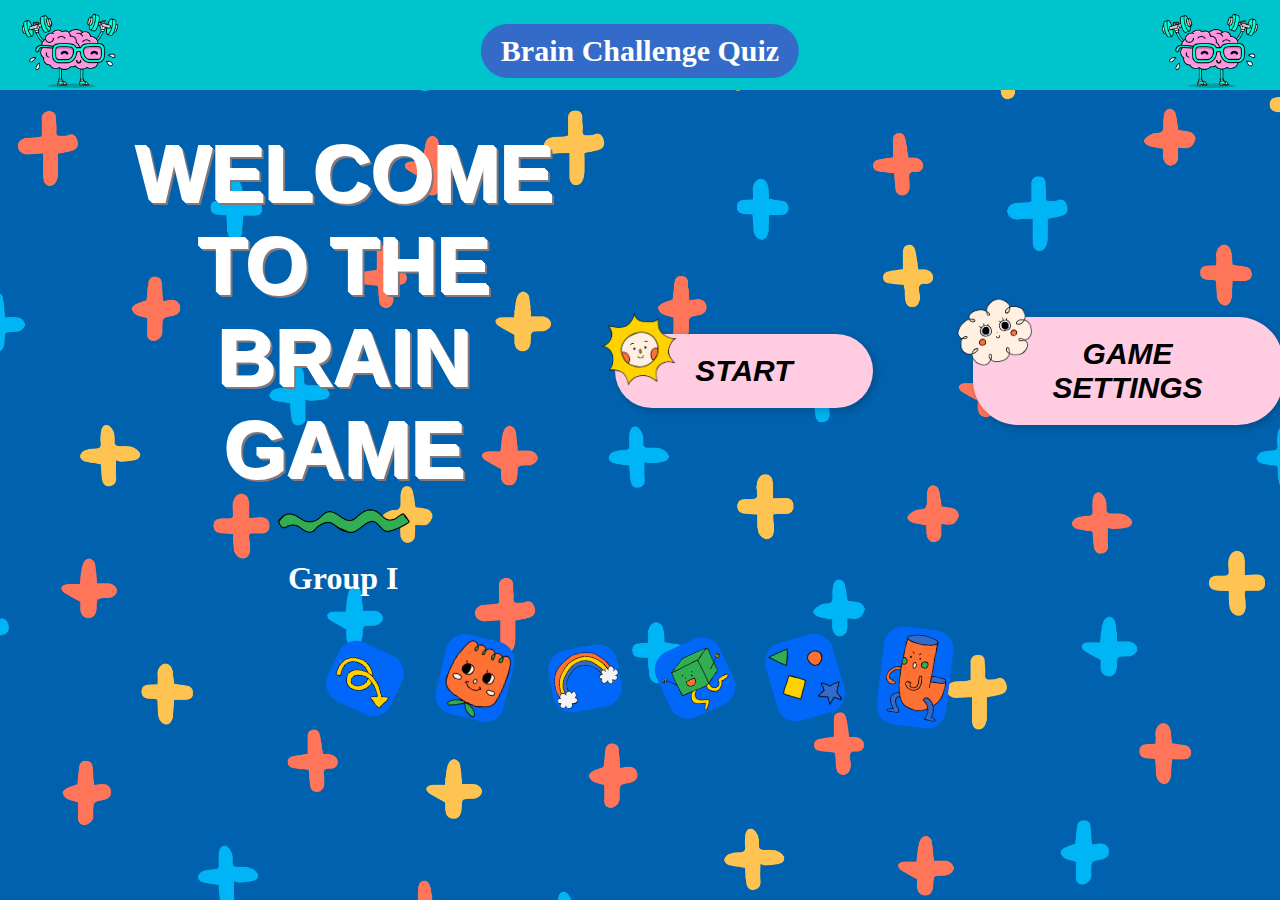
<file: index.html>
<!--
    Author: Maira Bermeo
-->

<!DOCTYPE html>
<html lang="en">
<head>
    <meta charset="UTF-8">
    <meta http-equiv="X-UA-Compatible" content="IE=edge">
    <meta name="viewport" content="width=device-width, initial-scale=1.0">
    <title>Brain Quiz</title>
    <link rel="stylesheet" href="homepage.css">
</head>
<body>
 
<!--NAVBAR-->
<nav>
    <div class="left">
        <img src="images/logo.webp">
    </div>
    <div class="middle">
        <h2>Brain Challenge Quiz</h2>
    </div>
    <div class="right">
        <img src="images/logo.webp">
    </div>
</nav>

<div class="main">
<!--WELCOME-->
<div class = "welcome">
    <div class = "welcome-top">
        <h1>WELCOME <br>TO THE <br>BRAIN <br>GAME</h1>
    </div>
    <div class = "welcome-middle">
        <img src="images/swiggle.webp">
    </div>
    <div class = "welcome-bottom">
        <h1>Group I</h1>
    </div>
</div>

<!--BUTTONS-->
<div class="widgets">
    <div class="start">
        <div class="startlogo">
            <img src="images/button1.webp">
        </div>
        <div class="startbutton">
            <button class="start" onclick="window.location.href='start.html'">START</button>
        </div>
    </div>
    <div class="settings">
        <div class="settingslogo">
            <img src="images/button2.webp">
        </div>
        <div class="settingsbutton">
            <button class="settings" onclick="window.location.href='settings.html'">GAME SETTINGS</button>
        </div>
    </div>
</div>
</div>

<!--BOTTOM-->
<div class="characters">
    <img src="images/image1.webp" alt="Image 1">
    <img src="images/image2.webp" alt="Image 2">
    <img src="images/image3.webp" alt="Image 3">
    <img src="images/image4.webp" alt="Image 4">
    <img src="images/image5.webp" alt="Image 5">
    <img src="images/image6.webp" alt="Image 6">
</div>

<script src="tilt.js"></script>

</body>
</html>
</file>
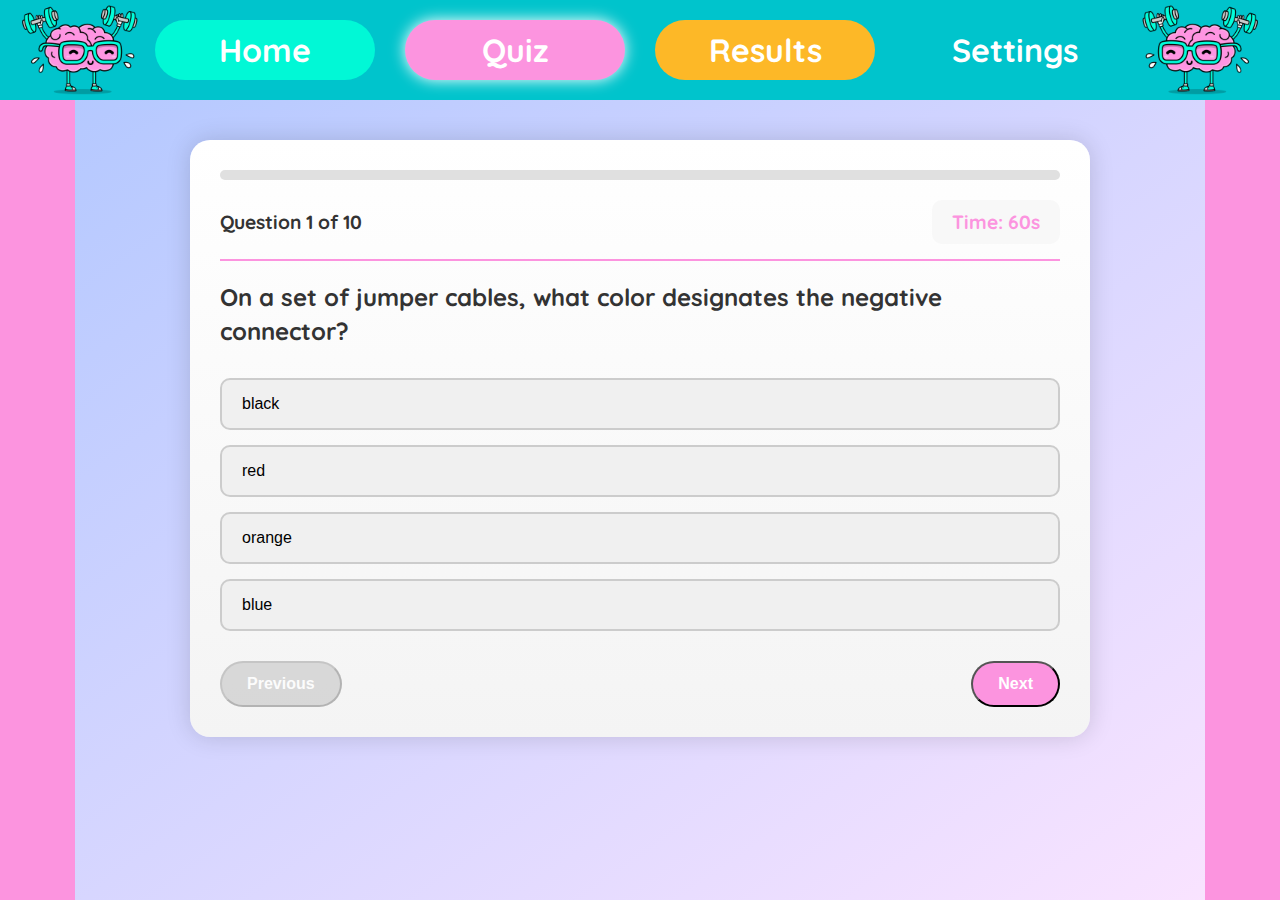
<file: quiz.html>
<!DOCTYPE html>
<html lang="en">
<head>
  <meta charset="UTF-8" />
  <meta name="viewport" content="width=device-width, initial-scale=1.0"/>
  <title>Quiz</title>
  <link rel="stylesheet" href="quiz.css">
  <link href="https://fonts.googleapis.com/css2?family=Quicksand:wght@400;600&display=swap" rel="stylesheet">
</head>
<body>
  <nav>
    <img src="images/logo.webp" alt="Logo" class="nav-logo">
    <ul>
      <li><a href="index.html">Home</a></li>
      <li><a href="quiz.html" class="active">Quiz</a></li>
      <li><a href="results.html">Results</a></li>
      <li><a href = "settings.html"> Settings </a></li>
    </ul>
    <img src="images/logo.webp" alt="Logo" class="flipped">
  </nav>

  <div class="quiz-container">
    <div class="progress-bar">
      <div class="progress" id="progress"></div>
    </div>

    <div class="question-header">
      <div class="question-number">Question <span id="current-question">1</span> of <span id="total-questions">10</span></div>
      <div class="timer" id="timer">Time: 60s</div>
    </div>

    <div class="question-box">
      <h2 id="question-text">Loading question...</h2>
      <div class="options-container" id="options-container">
        <!-- Options go here -->
      </div>
    </div>

    <div class="navigation-buttons">
      <button id="prev-btn" class="nav-btn">Previous</button>
      <button id="next-btn" class="nav-btn">Next</button>
      <button id="submit-btn" class="nav-btn">Submit Quiz</button>
    </div>
  </div>

  <script src="quiz.js"></script>
  <script src="test.js"></script>
</body>
</html>
</file>
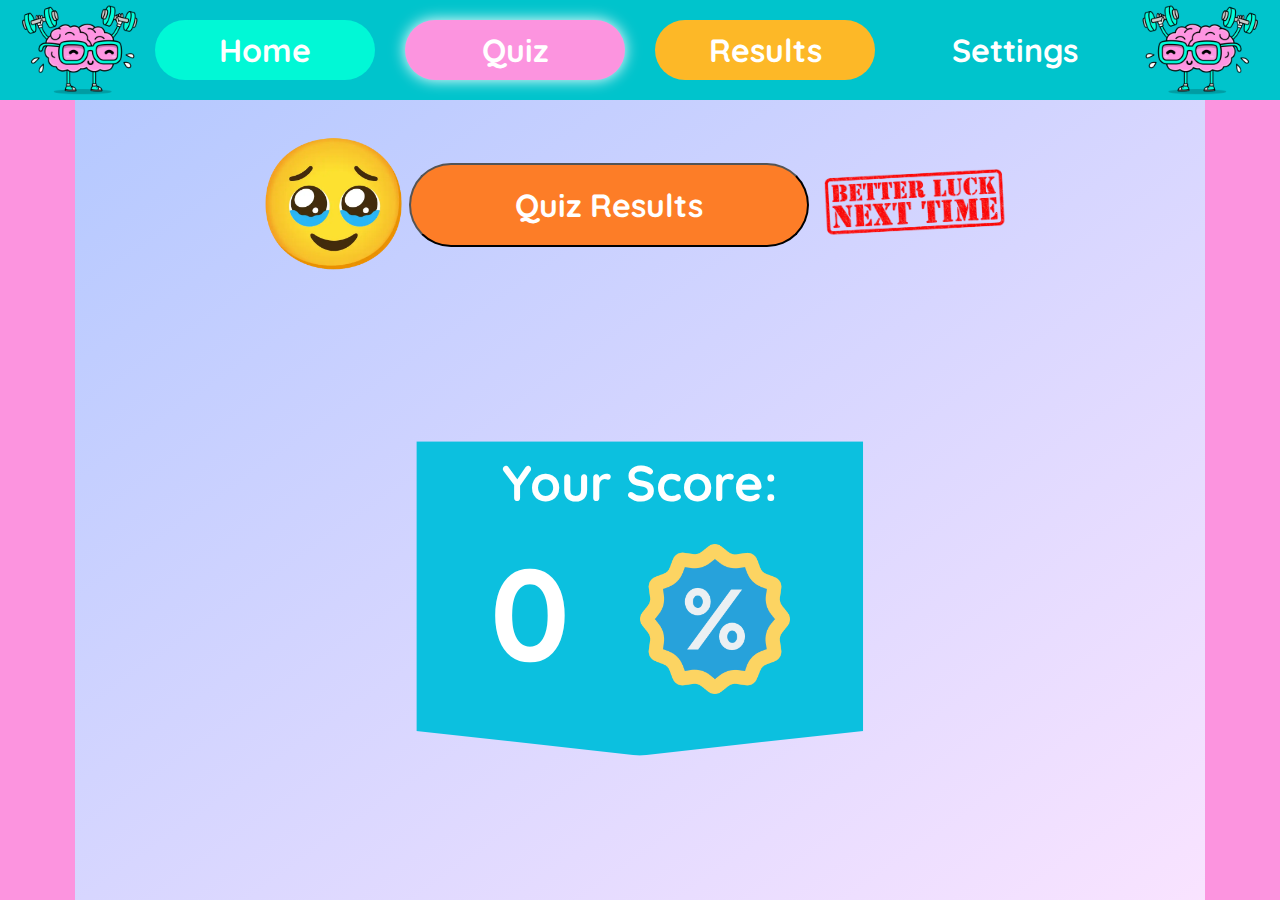
<file: results.html>
<!DOCTYPE html>
<html lang="en">
<head>
  <meta charset="UTF-8">
  <meta name="viewport" content="width=device-width, initial-scale=1.0">
  <link rel="stylesheet" href="results.css">
  <link href="https://fonts.googleapis.com/css2?family=Quicksand:wght@400;600&display=swap" rel="stylesheet">
  <title>Results</title>
</head>
<body>
  <nav>
    <img src="images/logo.webp" alt="Logo" class="nav-logo">
    <ul>
      <li><a href="index.html">Home</a></li>
      <li><a href="quiz.html" class="active">Quiz</a></li>
      <li><a href="results.html">Results</a></li>
      <li><a href="settings.html">Settings</a></li>
    </ul>
    <img src="images/logo.webp" alt="Logo" class="flipped">
  </nav>  

  <div class="quiz-results-container">
    <img id="result-emoji" src="" alt="Result Emoji" class="nav-logo">
    <button class="quiz-results-button">Quiz Results</button>
    <img id="result-message" src="" alt="Result Message" class="nav-logo">
  </div>

  <div class="container">
    <div class="banner-container">
      <img src="images/banner.svg" alt="Banner Shape" class="banner">
      <div class="score-text" style="top: 25% !important; margin-top: 10px !important;">Your Score:</div>
      <div id="score-percentage" class="score-value">0</div>
      <img src="images/perc.webp" alt="Percentage" class="perc-image">
    </div>
  </div>
  
  <script src="results.js"></script>
</body>
</html>
</file>
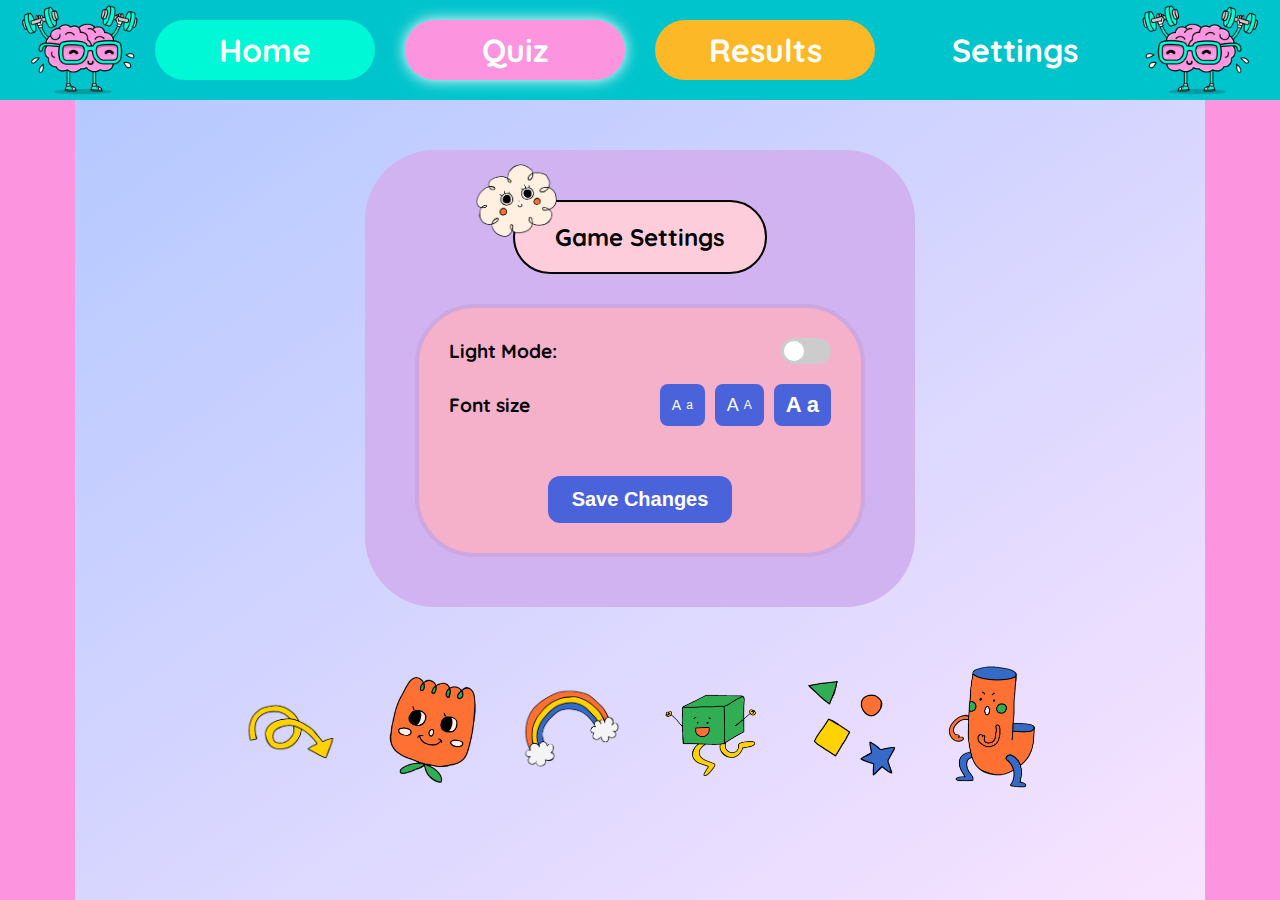
<file: settings.html>
<!DOCTYPE html>
<html lang="en">
<head>
  <meta charset="UTF-8">
  <meta http-equiv="X-UA-Compatible" content="IE=edge">
  <meta name="viewport" content="width=device-width, initial-scale=1.0">
  <title>Settings</title>
  <link rel="stylesheet" href="settings.css">
  <link href="https://fonts.googleapis.com/css2?family=Quicksand:wght@400;600&display=swap" rel="stylesheet">
</head>
<body>
    <!-- Nav Bar-->
  <nav>
    <img src="images/logo.webp" alt="Logo" class="nav-logo">
    <ul>
      <li><a href="index.html">Home</a></li>
      <li><a href="quiz.html" class="active">Quiz</a></li>
      <li><a href="results.html">Results</a></li>
      <li><a href = "settings.html"> Settings </a></li>
    </ul>
    <img src="images/logo.webp" alt="Logo" class="flipped">
  </nav>

  <!-- Container -->
  <div class="full-container">
    <div class="title-container">
      <img src="images/button2.webp" class="title-image" />
      <div class="title-text">Game Settings</div>
    </div>
  
    <div class="setting-container">
      <div class="setting">
        <span id="mode-label">Light Mode:</span>
        <label class="switch">
          <input type="checkbox" id="dark-mode-toggle" />
          <span class="slider"></span>
        </label>
      </div>
      
      <div class="setting font-size-setting">
        <span>Font size</span>
        <div class="font-options">
          <button class="font-btn small">A <small>a</small></button>
          <button class="font-btn medium">A <small>A</small></button>
          <button class="font-btn large"><strong>A</strong> <strong>a</strong></button>
        </div>
      </div>
      
      <div class="save-button">
        <button id="save-settings-btn">Save Changes</button>
      </div>      
    </div>
  </div>  

    <!--BOTTOM-->
<div class="characters">
    <img src="images/image1.webp" alt="Image 1">
    <img src="images/image2.webp" alt="Image 2">
    <img src="images/image3.webp" alt="Image 3">
    <img src="images/image4.webp" alt="Image 4">
    <img src="images/image5.webp" alt="Image 5">
    <img src="images/image6.webp" alt="Image 6">
</div>
  <script src="settings.js"></script>
</body>
</html>
</file>
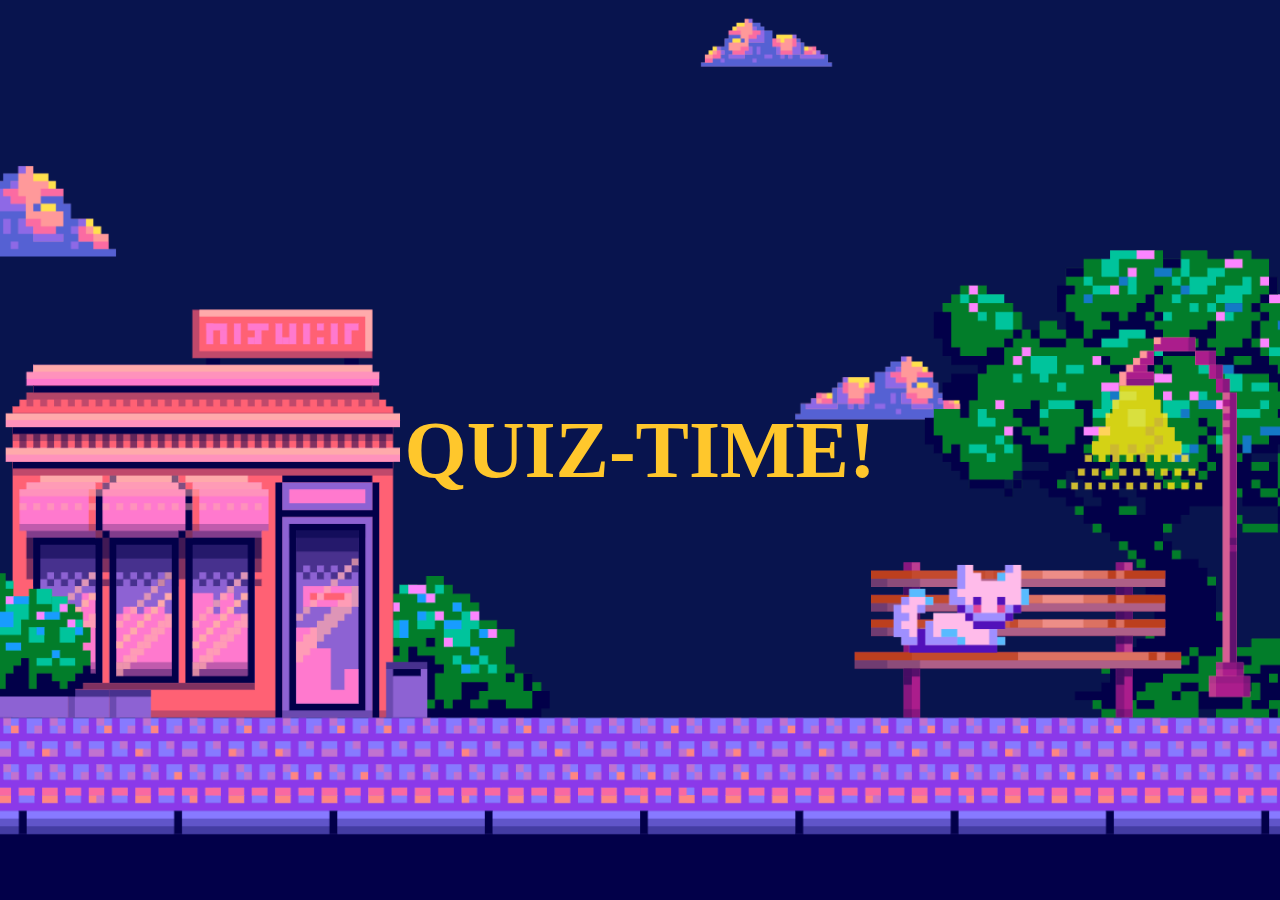
<file: start.html>
<!--
Author: Maira Bermeo
-->

<!DOCTYPE html>
<html lang="en">
<head>
    <meta charset="UTF-8">
    <meta http-equiv="X-UA-Compatible" content="IE=edge">
    <meta name="viewport" content="width=device-width, initial-scale=1.0">
    <title>Brain Quiz</title>
    <link rel="stylesheet" href="start.css">
</head>
<body>
 
<div class="title">
    <h1>QUIZ-TIME!</h1>
</div>

<script src="loading.js"></script>
<script src="wave.js"></script>
</body>
</html>
</file>
<file: homepage.css>
/* 
Author: Maira Bermeo 
*/

/* NAVBAR */
nav {
    background-color: #00c4cc;
    display: flex;
    justify-content: center;
    align-items: center;
    padding: 0 60px; 
    height: 90px;
    position: fixed; 
    top: 0;
    left: 0;
    width: 100%;
    z-index: 1000; 
}

.middle {
    text-align: center;
    position: fixed;
    top: -1px;
    left: 50%;
    transform: translateX(-50%);
}

.middle h2 {
    background: #346bc8;
    color: white;
    padding: 10px 20px;
    border-radius: 30px;
    display: inline-block;
    font-size: 30px;
}

.left img, .right img {
    height: 100px;
    position: fixed;
}

.left {
    position: fixed;
    top: 1px;
    left: 20px;
}

.right {
    position: fixed;
    top: 1px;
    right: 120px;
}

body {
    background: url('images/home.webp') no-repeat center center fixed;
    color: white;
    background-size: cover;
}

.main{
    display: flex;
    flex-direction: row;
    padding-top: 65px;
}

/* WELCOME SECTION */
.welcome{
    display: flex;
    flex-direction: column;
    align-items: center;
    justify-content: center;
    text-align: center;
    padding-left: 10%;
    padding-bottom: 10px;
}

.welcome-top h1{
    font-size: 60px;
    font-family: Arial, sans-serif;
    font-size: 80px;
    font-weight: bold;
    text-shadow: 1px 1px 0px #ffffff, 
                 2px 2px 0px #ffffff, 
                 3px 3px 0px #ffffff,
                 4px 4px 0px #857878,
                 5px 5px 0px #857878;
    margin-bottom: 10px;
}

.welcome-middle img{
    width: 150px;
    display: block;
    padding-top: -20px;
}

/* BUTTONS SECTION */
.widgets {
    display: flex;
    justify-content: center;
    align-items: center;
    flex-direction: row;
    gap: 100px;
    margin-top: 50px;
    position: relative;
    padding-left: 5%;
    padding-bottom: 10px;
}

.start, .settings {
    position: relative;
    display: flex;
    align-items: center;
    justify-content: center;
}

.startlogo img, .settingslogo img {
    width: 120px; 
    position: absolute;
    top: -25px; 
    left: -35px; 
    z-index: 2; 
}

.startbutton button, .settingsbutton button {
    background: #FFCCE1; 
    border: none;
    padding: 20px 80px;
    font-size: 30px;
    font-weight: bold;
    border-radius: 45px;
    cursor: pointer;
    transition: 0.3s;
    box-shadow: 3px 3px 10px rgba(0, 0, 0, 0.2);
    font-style: italic;
    position: relative;
    z-index: 1; 
}

.startbutton button:hover, .settingsbutton button:hover {
    background: #FF99C8; 
    transform: scale(1.1); 
    box-shadow: 5px 5px 15px #0000004d; 
}

/* BOTTOM CHARACTERS */
.characters {
    display: flex;
    justify-content: center;
    align-items: center;
    flex-direction: row;
    gap: 40px;
}

.characters img {
    width: 70px;
    transition: transform 0.3s ease-in-out;
    background-color: #0067f8;
    border-radius: 20px;
}
</file>
<file: results.css>
* {
  margin: 0;
  padding: 0;
  box-sizing: border-box;
}

body {
  font-family: 'Quicksand', sans-serif;
  border-left: 75px solid #fc94df;
  border-right: 75px solid #fc94df;
  min-height: 100vh;
  background: linear-gradient(to bottom right, #aec6ff, #fbe4ff);
}

nav {
  height: 100px;
  background-color: #00c4cc;
  display: flex;
  align-items: center;
  justify-content: space-between;
  padding: 0 20px;
  margin: 0 -75px;
  width: calc(100% + 150px);
}

nav img {
  height: 120px;
  object-fit: contain; /* Ensures logo stays within the bounds */
  align-self: center; /* Vertically aligns the logo */
}

.flipped {
  transform: scaleX(-1);
}

ul {
  list-style: none;
  display: flex;
  gap: 30px; /* Reduced gap for better alignment */
  margin: 0; /* Ensure no unwanted space around the links */
  align-items: center; /* Vertically centers the items */
}

li {
  display: inline;
}

nav a {
  text-decoration: none;
  color: white;
  font-size: 2em;
  font-weight: bold;
  padding: 10px 20px;
  border-radius: 30px;
  text-align: center;
  width: 220px;
  transition: all 0.3s ease-in-out;
  display: inline-block;
}

nav ul li:nth-child(1) a {
  background-color: #01f8d6;
}

nav ul li:nth-child(2) a {
  background-color: #fc94df;
}

nav ul li:nth-child(3) a {
  background-color: #fdb827;
}

nav a.active {
  box-shadow: 0 0 15px white;
}

nav a:hover {
  background-color: #0056b3;
  transform: scale(1.05);
}

.quiz-results-container {
  display: flex;
  justify-content: center;
  align-items: center;
  margin-top: 30px;
}

.quiz-results-button {
  font-family: 'Quicksand', sans-serif;
  background-color: #fd7d27;
  color: white;
  padding: 20px 25px;
  font-size: 2em;
  border-radius: 50px;
  cursor: pointer;
  transition: background-color 0.3s ease;
  font-weight: bold;
  width: 400px;
}  

.quiz-results-button:hover {
  background-color: #fd7d27;
}

.container {
  margin-top: 20px;
  display: flex;
  justify-content: center;
}

.banner-container {
  position: relative;
  max-width: 1000px;
  width: 100%;
  margin: 0 auto;
}

.banner {
  width: 100%;
  height: auto;
  display: block;
}

.score-text {
  position: absolute;
  top: 20%;
  left: 50%;
  transform: translateX(-50%);
  font-size: 50px;
  font-weight: bold;
  color: white;
  text-align: center;
}

.perc-image {
  position: absolute;
  bottom: 25%;
  right: 30%;
  height: 150px;
  width: auto;
}

/* Responsive tweaks */
@media (max-width: 768px) {
  body {
    border-left: 20px solid #fdb827;
    border-right: 20px solid #fdb827;
  }

  nav {
    flex-direction: column;
    height: auto;
    padding: 10px 0;
  }

  ul {
    gap: 20px;
    flex-direction: column;
    align-items: center;
    margin-top: 10px;
  }

  .quiz-results-button {
    width: 90%;
    font-size: 24px;
  }

  .score-text {
    font-size: 30px;
  }

  .perc-image {
    height: 100px;
    right: 20%;
  }
}
body.dark-mode {
  background: #1c1c2a;
  color: white;
  border-left: 75px solid #1c1c2a;
  border-right: 75px solid #1c1c2a;
}

body.dark-mode nav {
  background-color: #2e2e3e;
}

body.dark-mode nav a {
  background-color: #4a4a6a;
}

body.dark-mode nav a:hover {
  background-color: #5f5f8f;
}
</file>
<file: settings.css>
* {
    margin: 0;
    padding: 0;
    box-sizing: border-box;
}

body {
    font-family: 'Quicksand', sans-serif;
    border-left: 75px solid #fc94df;
    border-right: 75px solid #fc94df;
    min-height: 100vh;
    background: linear-gradient(to bottom right, #aec6ff, #fbe4ff);
}

nav {
    height: 100px;
    background-color: #00c4cc;
    display: flex;
    align-items: center;
    justify-content: space-between;
    padding: 0 20px;
    margin: 0 -75px;
    width: calc(100% + 150px);
}

nav img {
    height: 120px;
    object-fit: contain;
    align-self: center;
}

.flipped {
    transform: scaleX(-1);
}

ul {
    list-style: none;
    display: flex;
    gap: 30px;
    margin: 0;
    align-items: center;
}

li {
    display: inline;
}

nav a {
    text-decoration: none;
    color: white;
    font-size: 2em; 
    font-weight: bold;
    padding: 10px 20px;
    border-radius: 30px;
    text-align: center;
    width: 220px;
    transition: all 0.3s ease-in-out;
    display: inline-block;
}

nav ul li:nth-child(1) a {
    background-color: #01f8d6;
}

nav ul li:nth-child(2) a {
    background-color: #fc94df;
}

nav ul li:nth-child(3) a {
    background-color: #fdb827;
}

nav a.active {
    box-shadow: 0 0 15px white;
}

nav a:hover {
    background-color: #0056b3;
    transform: scale(1.05);
}

.full-container {
    background-color: #d0b3f0;
    padding: 50px;
    border-radius: 70px;
    text-align: center;
    width: 550px;
    position: relative;
    margin: 50px auto;
}

.title-container {
    background-color: #fecddc;
    border-radius: 50px;
    padding: 20px 40px;
    display: inline-block;
    position: relative;
    font-weight: bold;
    font-size: 24px;
    margin-bottom: 30px;
    border: 2px solid black;
}

.title-image {
    position: absolute;
    top: -45px;
    left: -60px;
    width: 130px;
    height: auto;
}

.setting-container {
    background-color: #f5b1ca;
    padding: 30px;
    border-radius: 60px;
    border: 4px solid #cda7df;
    display: flex;
    flex-direction: column;
    gap: 20px;
}

.setting {
    display: flex;
    justify-content: space-between;
    align-items: center;
    font-weight: bold;
    font-size: 1.2em;  /* em will grow/shrink with body font-size */
}

.switch {
    position: relative;
    display: inline-block;
    width: 50px;
    height: 26px;
}

.switch input {
    opacity: 0;
    width: 0;
    height: 0;
}

.slider {
    position: absolute;
    cursor: pointer;
    top: 0;
    left: 0;
    right: 0;
    bottom: 0;
    background-color: #ccc;
    border-radius: 26px;
    transition: 0.4s;
}

.slider::before {
    position: absolute;
    content: "";
    height: 20px;
    width: 20px;
    left: 3px;
    bottom: 3px;
    background-color: white;
    border-radius: 50%;
    transition: 0.4s;
}

.switch input:checked + .slider {
    background-color: #4a63db;
}

.switch input:checked + .slider::before {
    transform: translateX(24px);
}

.font-size-setting {
    display: flex;
    flex-direction: row;
    justify-content: space-between;
    align-items: center;
    gap: 20px;
}

.font-options {
    display: flex;
    gap: 10px;
}

.font-btn {
    background-color: #4a63db;
    color: white;
    border: none;
    border-radius: 8px;
    padding: 8px 12px;
    cursor: pointer;
    font-size: 16px;
    display: flex;
    align-items: center;
    gap: 5px;
    transition: transform 0.2s ease;
}

.font-btn:hover {
    transform: scale(1.05);
}

.font-btn small {
    font-size: 12px;
}

.font-btn.large {
    font-size: 22px;
}

.font-btn.medium {
    font-size: 18px;
}

.font-btn.small {
    font-size: 14px;
}

.save-button {
    margin-top: 30px;
    display: flex;
    justify-content: center;
}

.save-button button {
    background-color: #4a63db;
    color: white;
    border: none;
    padding: 12px 24px;
    font-size: 20px;
    border-radius: 12px;
    cursor: pointer;
    font-weight: bold;
    transition: background-color 0.3s ease;
}

.save-button button:hover {
    background-color: #324ad6;
}

/* Full-page dark mode styles */

body.dark-mode {
    background: #1c1c2a; /* Dark background */
    color: white;        /* White text */
    border-left: 75px solid #1c1c2a; /* Match the side borders with the dark background */
    border-right: 75px solid #1c1c2a;
  }
  
  body.dark-mode .full-container {
    background-color: #3b3b5f;
  }
  
  body.dark-mode .setting-container {
    background-color: #4d4d71;
    border-color: #7777a1;
  }
  
  body.dark-mode .title-container {
    background-color: #5c4b75;
    color: white;
    border-color: #ffffff88;
  }
  
  body.dark-mode .save-button button,
  body.dark-mode .font-btn {
    background-color: #6c5ce7;
  }
  
  /* Dark mode navbar */
  body.dark-mode nav {
    background-color: #2e2e3e; /* Darker navbar */
  }
  
  body.dark-mode nav a {
    color: white;
    background-color: #4a4a6a; /* Dark buttons */
  }
  
  body.dark-mode nav a:hover {
    background-color: #5f5f8f; /* Lighter on hover */
  }

.characters {
    display: flex;
    justify-content: center;
    align-items: center;
    flex-direction: row;
    gap: 40px;
}

.characters img {
    width: 100px;
    transition: transform 0.3s ease-in-out;
    border-radius: 20px;
}
</file>
<file: start.css>
/* 
Author: Maira Bermeo
*/
/* GENERAL STYLING */
body {
    background: url('images/start.webp') no-repeat center center;
    background-size: cover;
    height: 100vh;
    display: flex;
    justify-content: center;
    align-items: center;
    margin: 0;
}

/* TITLE STYLING */
.title h1 {
    font-size: 80px;
    font-family: 'Press Start 2P', cursive;
    color: #FFC72C; 
    text-align: center;
    animation: float 2s infinite ease-in-out alternate;
}
</file>
<file: quiz.css>
/* === Global Reset === */
* {
    margin: 0;
    padding: 0;
    box-sizing: border-box;
  }
  
  html {
    font-size: 16px; /* Base size for scaling */
  }
  
  body {
    font-family: 'Quicksand', sans-serif;
    font-size: 1em; /* Allow scaling with html */
    border-left: 75px solid #fc94df;
    border-right: 75px solid #fc94df;
    min-height: 100vh;
    background: linear-gradient(to bottom right, #aec6ff, #fbe4ff);
  }
  
  nav {
    height: 100px;
    background-color: #00c4cc;
    display: flex;
    align-items: center;
    justify-content: space-between;
    padding: 0 20px;
    margin: 0 -75px;
    width: calc(100% + 150px);
  }
  
  nav img {
    height: 120px;
    object-fit: contain;
    align-self: center;
  }
  
  .flipped {
    transform: scaleX(-1);
  }
  
  ul {
    list-style: none;
    display: flex;
    gap: 30px;
    margin: 0;
    align-items: center;
  }
  
  li {
    display: inline;
  }
  
  nav a {
    text-decoration: none;
    color: white;
    font-size: 2em;
    font-weight: bold;
    padding: 10px 20px;
    border-radius: 30px;
    text-align: center;
    width: 220px;
    transition: all 0.3s ease-in-out;
    display: inline-block;
  }
  
  nav ul li:nth-child(1) a {
    background-color: #01f8d6;
  }
  
  nav ul li:nth-child(2) a {
    background-color: #fc94df;
  }
  
  nav ul li:nth-child(3) a {
    background-color: #fdb827;
  }
  
  nav a.active {
    box-shadow: 0 0 15px white;
  }
  
  nav a:hover {
    background-color: #0056b3;
    transform: scale(1.05);
  }
  
  .quiz-container {
    max-width: 900px;
    margin: 40px auto;
    padding: 30px;
    background: linear-gradient(to bottom, #ffffff, #f4f4f4);
    border-radius: 20px;
    box-shadow: 0 0 25px rgba(0, 0, 0, 0.15);
  }
  
  .progress-bar {
    height: 10px;
    background-color: #e0e0e0;
    border-radius: 10px;
    overflow: hidden;
    margin-bottom: 20px;
  }
  
  .progress {
    height: 100%;
    width: 0%;
    background-color: #fc94df;
    transition: width 0.3s ease;
  }
  
  .question-header {
    display: flex;
    justify-content: space-between;
    align-items: center;
    border-bottom: 2px solid #fc94df;
    padding-bottom: 15px;
    margin-bottom: 20px;
  }
  
  .question-number,
  .timer {
    font-size: 1.2em;
    font-weight: bold;
    color: #333;
  }
  
  .timer {
    color: #fc94df;
    background-color: #f8f8f8;
    padding: 10px 20px;
    border-radius: 10px;
  }
  
  .question-box {
    margin-bottom: 30px;
  }
  
  #question-text {
    font-size: 1.5em;
    margin-bottom: 30px;
    color: #333;
    line-height: 1.4;
  }
  
  .options-container {
    display: grid;
    grid-template-columns: 1fr;
    gap: 15px;
  }
  
  .option-btn {
    padding: 15px 20px;
    font-size: 1em;
    background-color: #f0f0f0;
    border: 2px solid #ccc;
    border-radius: 10px;
    cursor: pointer;
    text-align: left;
    transition: all 0.3s ease;
  }
  
  .option-btn:hover {
    background-color: #e0e0e0;
    transform: translateY(-2px);
  }
  
  .option-btn.selected {
    background-color: #d4f0ff;
    border-color: #00c4cc;
  }
  
  .navigation-buttons {
    display: flex;
    justify-content: space-between;
    margin-top: 30px;
  }
  
  .nav-btn {
    padding: 12px 25px;
    font-size: 1em;
    font-weight: bold;
    background-color: #fc94df;
    color: white;
    border-radius: 30px;
    cursor: pointer;
    transition: all 0.3s ease;
  }
  
  .nav-btn:hover {
    background-color: #e272c3;
    transform: scale(1.05);
  }
  
  #submit-btn {
    background-color: #fdb827;
    display: none;
  }
  
  #submit-btn:hover {
    background-color: #e5a012;
  }
  
  .nav-btn:disabled {
    background-color: #cccccc;
    cursor: not-allowed;
    opacity: 0.7;
  }
  
  @media (max-width: 768px) {
    nav ul {
      gap: 10px;
    }
  
    nav a {
      font-size: 1.25em;
      width: 100px;
    }
  
    .quiz-container {
      margin: 20px 10px;
      padding: 15px;
    }
  
    #question-text {
      font-size: 1.25em;
    }
  
    .option-btn {
      font-size: 0.9em;
    }
  
    nav {
      flex-direction: column;
      align-items: center;
      padding: 10px 0;
    }
  
    nav ul {
      flex-direction: column;
      align-items: center;
      gap: 15px;
    }
  
    .nav-logo, .flipped {
      height: 100px;
    }
  }
  
  /* === Dark Mode Styles for Quiz Page === */
  body.dark-mode {
    background-color: #1c1c2a;
    color: white;
    border-left: 75px solid #1c1c2a;
    border-right: 75px solid #1c1c2a;
  }
  
  body.dark-mode nav {
    background-color: #2e2e3e;
  }
  
  body.dark-mode nav a {
    background-color: #4a4a6a;
    color: white;
  }
  
  body.dark-mode nav a:hover {
    background-color: #5f5f8f;
  }
  
  body.dark-mode .quiz-container {
    background: #3b3b5f;
    box-shadow: 0 0 15px rgba(255, 255, 255, 0.1);
  }
  
  body.dark-mode .question-header {
    border-color: #ffffff88;
  }
  
  body.dark-mode .question-number,
  body.dark-mode #question-text,
  body.dark-mode .option-btn,
  body.dark-mode .timer {
    color: white;
  }
  
  body.dark-mode .option-btn {
    background-color: #4a4a6a;
    border-color: #7777a1;
  }
  
  body.dark-mode .option-btn.selected {
    background-color: #6c5ce7;
    border-color: white;
  }
  
  body.dark-mode .nav-btn {
    background-color: #6c5ce7;
  }
  
  body.dark-mode .nav-btn:hover {
    background-color: #5b4fd1;
  }
  
  body.dark-mode .nav-btn:hover {
    background-color: #5b4fd1;
  }
</file>
